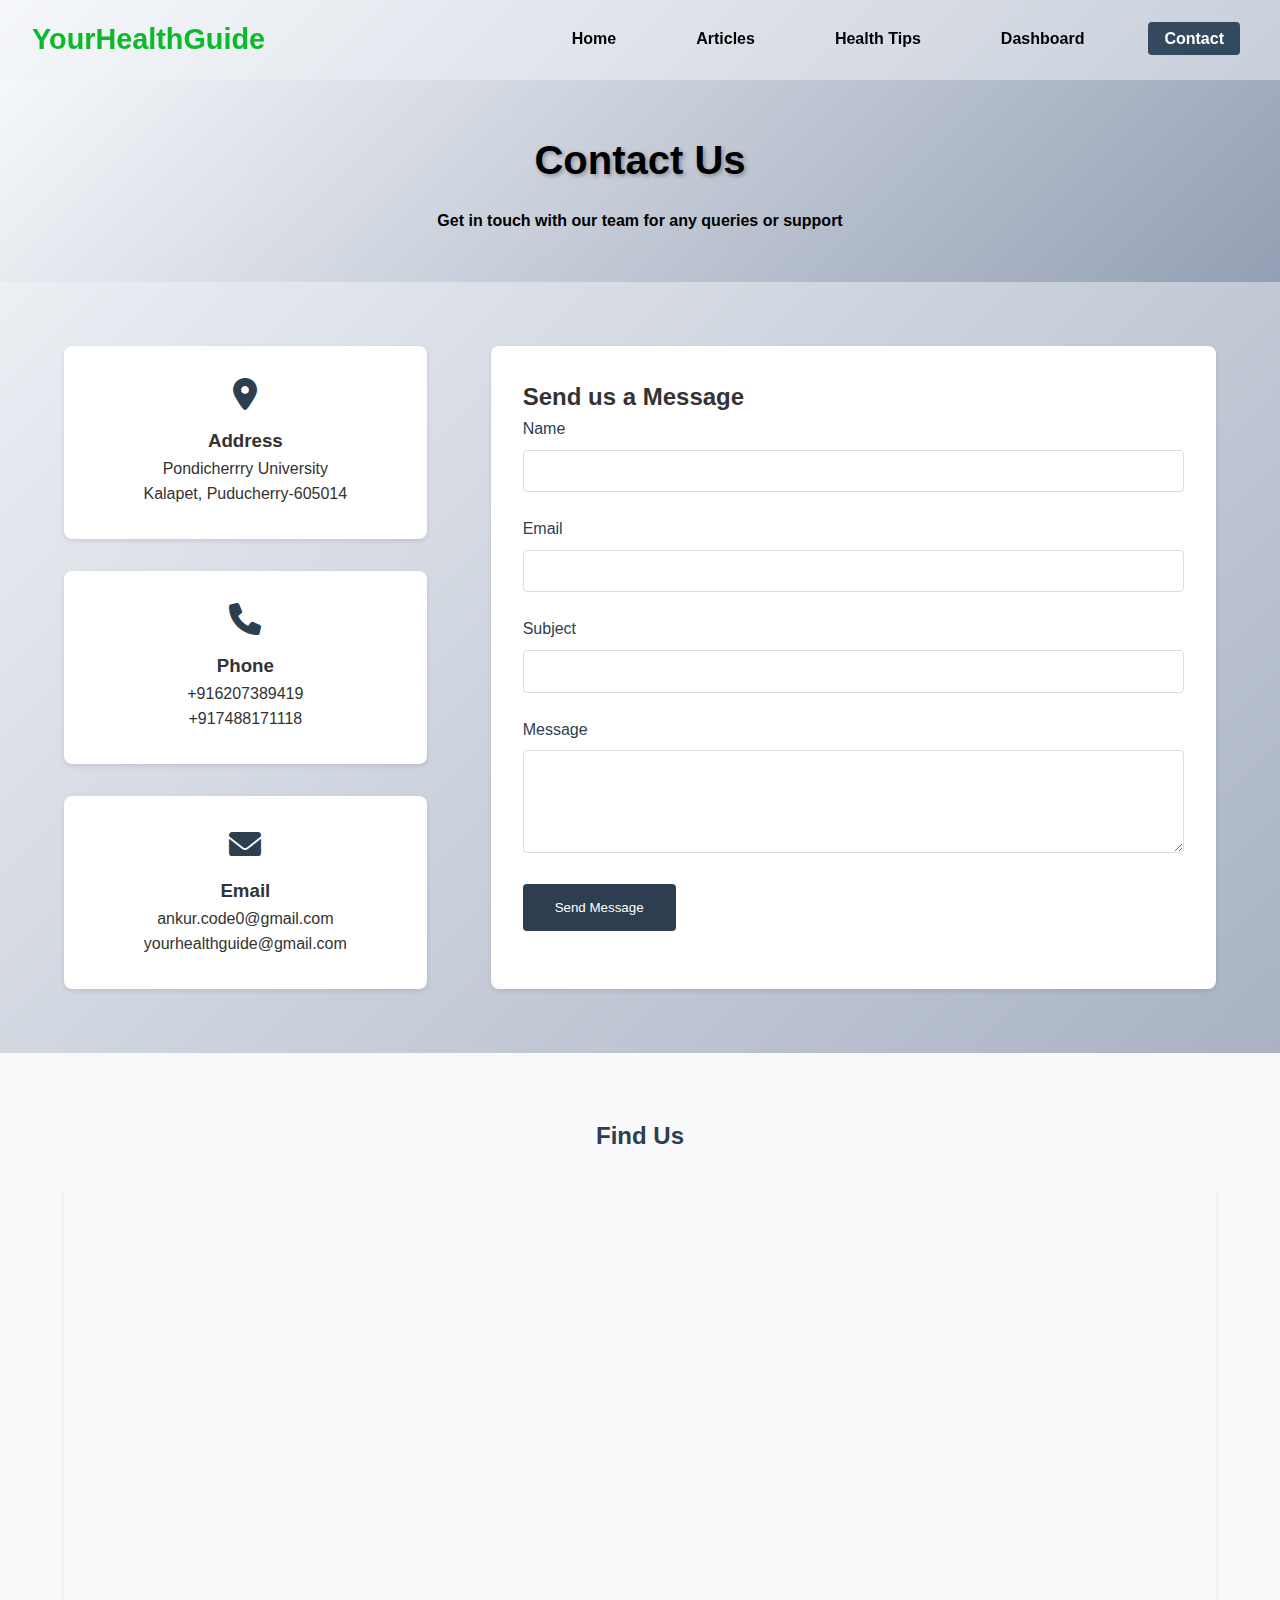
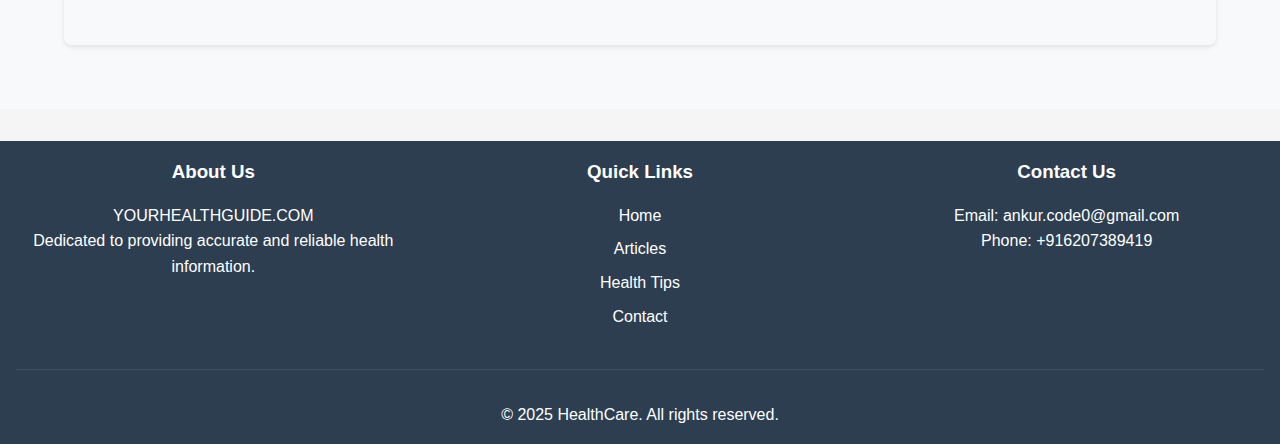
<file: contact.html>
<!DOCTYPE html>
<html lang="en">
<head>
    <meta charset="UTF-8">
    <meta name="viewport" content="width=device-width, initial-scale=1.0">
    <title>Contact Us - HealthCare</title>
    <link rel="stylesheet" href="styles.css">
    <link rel="stylesheet" href="dashboard.css">
    <link rel="stylesheet" href="https://cdnjs.cloudflare.com/ajax/libs/font-awesome/6.0.0/css/all.min.css">
    <script src="https://cdn.emailjs.com/dist/email.min.js"></script>
    <script>
        (function () {
            emailjs.init("LzpToNnoPAbv4a2eD"); // Replace with your public key
        })();
    </script>

</head>
<body>
    <header>
        <nav class="navbar">
            <div class="logo">
                <h1>YourHealthGuide</h1>
            </div>
            <ul class="nav-links">
                <li><a href="index.html">Home</a></li>
                <li><a href="articles.html">Articles</a></li>
                <li><a href="healthtips.html">Health Tips</a></li>
                <li><a href="dashboard.html">Dashboard</a></li>
                <li><a href="contact.html" class="active">Contact</a></li>
            </ul>
            <div class="hamburger">
                <span></span>
                <span></span>
                <span></span>
            </div>
        </nav>
    </header>

    <main class="contact-page">
        <section class="contact-header">
            <h1>Contact Us</h1>
            <p>Get in touch with our team for any queries or support</p>
        </section>

        <section class="contact-content">
            <div class="contact-info">
                <div class="info-card">
                    <i class="fas fa-map-marker-alt"></i>
                    <h3>Address</h3>
                    <p>Pondicherrry University</p>
                    <p>Kalapet, Puducherry-605014</p>
                </div>
                <div class="info-card">
                    <i class="fas fa-phone"></i>
                    <h3>Phone</h3>
                    <p>+916207389419</p>
                    <p>+917488171118</p>
                </div>
                <div class="info-card">
                    <i class="fas fa-envelope"></i>
                    <h3>Email</h3>
                    <p>ankur.code0@gmail.com</p>
                    <p>yourhealthguide@gmail.com</p>
                </div>
            </div>

            <div class="contact-form">
                <h2>Send us a Message</h2>
                <form id="contactForm">
                    <div class="form-group">
                        <label for="name">Name</label>
                        <input type="text" id="name" name="name" required>
                    </div>
                    <div class="form-group">
                        <label for="email">Email</label>
                        <input type="email" id="email" name="email" required>
                    </div>
                    <div class="form-group">
                        <label for="subject">Subject</label>
                        <input type="text" id="subject" name="subject" required>
                    </div>
                    <div class="form-group">
                        <label for="message">Message</label>
                        <textarea id="message" name="message" rows="5" required></textarea>
                    </div>
                    <button type="submit" class="submit-btn">Send Message</button>
                </form>
            </div>
        </section>

        <section class="map-section">
            <h2>Find Us</h2>
            <div class="map-container">
                <!-- Add your map embed code here -->
                <iframe src="https://www.google.com/maps/embed?pb=!1m14!1m12!1m3!1d11519.974970276613!2d79.84966694031756!3d12.029058219895463!2m3!1f0!2f0!3f0!3m2!1i1024!2i768!4f13.1!5e0!3m2!1sen!2sin!4v1744486398347!5m2!1sen!2sin" width="100%" height="450" style="border:0;" allowfullscreen="" loading="lazy" referrerpolicy="no-referrer-when-downgrade"></iframe>
            </div>
        </section>
    </main>

    <footer>
        <div class="footer-content">
            <div class="footer-section">
                <h3>About Us</h3>
                <p>YOURHEALTHGUIDE.COM</p>
                <p>Dedicated to providing accurate and reliable health information.</p>
            </div>
            <div class="footer-section">
                <h3>Quick Links</h3>
                <ul>
                    <li><a href="index.html">Home</a></li>
                    <li><a href="articles.html">Articles</a></li>
                    <li><a href="healthtips.html">Health Tips</a></li>
                    <li><a href="contact.html">Contact</a></li>
                </ul>
            </div>
            <div class="footer-section">
                <h3>Contact Us</h3>
                <p>Email: ankur.code0@gmail.com</p>
                <p>Phone: +916207389419</p>
            </div>
        </div>
        <div class="footer-bottom">
            <p>&copy; 2025 HealthCare. All rights reserved.</p>
        </div>
    </footer>

    <!-- contact page submission -->
    <script>
        document.getElementById('contactForm').addEventListener('submit', function(e) {
            e.preventDefault(); // Prevent form from submitting normally
        
            emailjs.sendForm( 'service_ekcp7cl','template_10rwzgp', this)
                .then(function(response) {
                    alert("Message sent successfully!");
                    console.log("SUCCESS!", response.status, response.text);
                }, function(error) {
                    alert("Failed to send message. Please try again later.");
                    console.log("FAILED...", error);
                });
        
            this.reset(); // Reset form after submission
        });
        </script>
        
    <script src="script.js"></script>
</body>
</html>
</file>
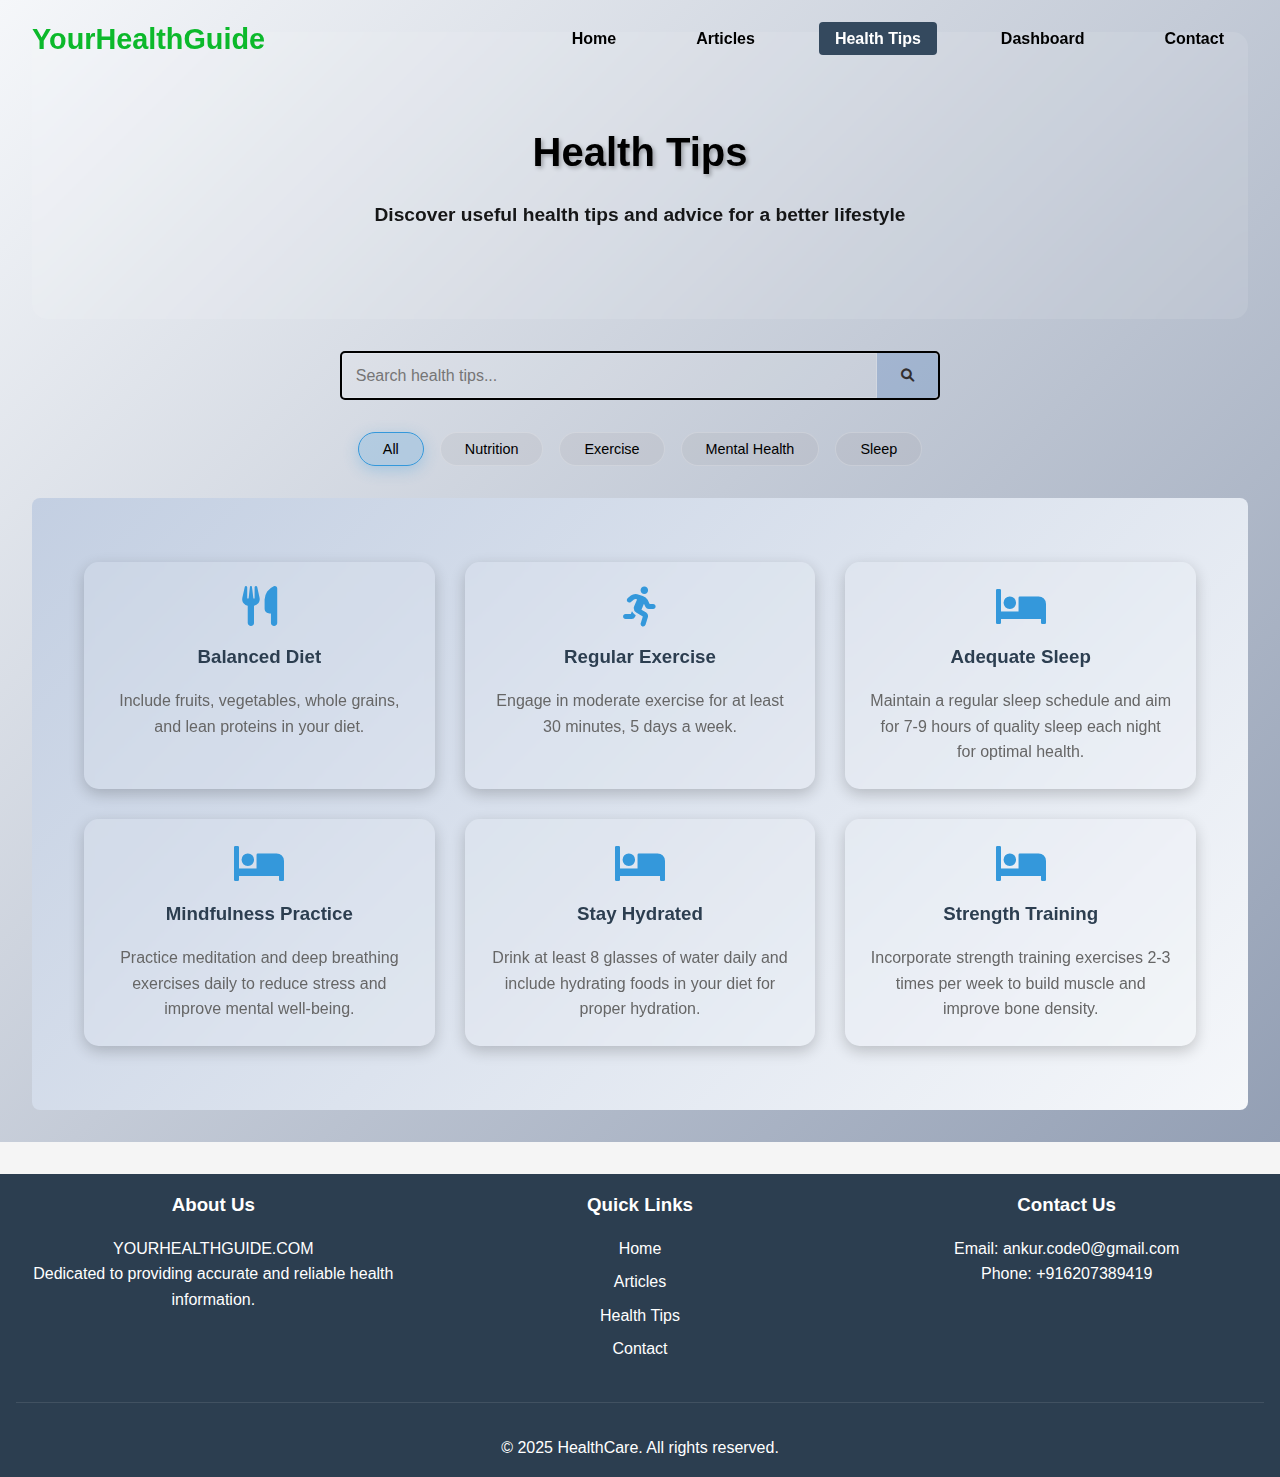
<file: healthtips.html>
<!DOCTYPE html>
<html lang="en">
<head>
    <meta charset="UTF-8">
    <meta name="viewport" content="width=device-width, initial-scale=1.0">
    <title>Health Tips - HealthCare</title>
    <link rel="stylesheet" href="styles.css">
    <link rel="stylesheet" href="dashboard.css">
    <link rel="stylesheet" href="https://cdnjs.cloudflare.com/ajax/libs/font-awesome/6.0.0/css/all.min.css">
</head>
<body>
    <header>
        <nav class="navbar">
            <div class="logo">
                <h1>YourHealthGuide</h1>
            </div>
            <ul class="nav-links">
                <li><a href="index.html">Home</a></li>
                <li><a href="articles.html">Articles</a></li>
                <li><a href="healthtips.html" class="active">Health Tips</a></li>
                <li><a href="dashboard.html">Dashboard</a></li>
                <li><a href="contact.html">Contact</a></li>
            </ul>
            <div class="hamburger">
                <span></span>
                <span></span>
                <span></span>
            </div>
        </nav>
    </header>

    <main class="health-tips-page">
        <section class="hero-section">
            <div class="hero-content">
                <h1>Health Tips</h1>
                <p>Discover useful health tips and advice for a better lifestyle</p>
            </div>
        </section>

        <section class="search-section">
            <div class="search-container">
                <input type="text" id="searchInput" placeholder="Search health tips...">
                <button><i class="fas fa-search"></i></button>
            </div>
        </section>

        <section class="filters-section">
            <div class="filter-buttons">
                <button class="filter-btn active" data-category="all">All</button>
                <button class="filter-btn" data-category="nutrition">Nutrition</button>
                <button class="filter-btn" data-category="exercise">Exercise</button>
                <button class="filter-btn" data-category="mental">Mental Health</button>
                <button class="filter-btn" data-category="sleep">Sleep</button>
            </div>
        </section>
        <section class="health-tips">
            <div class="tips-grid">
                <div class="tip-card" data-category="nutrition">
                    <i class="fas fa-utensils"></i>
                    <h3>Balanced Diet</h3>
                    <p>Include fruits, vegetables, whole grains, and lean proteins in your diet.</p>
                </div>
                <div class="tip-card" data-category="exercise">
                    <i class="fas fa-running"></i>
                    <h3>Regular Exercise</h3>
                    <p>Engage in moderate exercise for at least 30 minutes, 5 days a week.</p>
                </div>
                <div class="tip-card" data-category="sleep">
                    <i class="fas fa-bed"></i>
                    <h3>Adequate Sleep</h3>
                    <p>Maintain a regular sleep schedule and aim for 7-9 hours of quality sleep each night for optimal health.</p>
                </div>
                <div class="tip-card" data-category="mental">
                    <i class="fas fa-bed"></i>
                    <h3>Mindfulness Practice</h3>
                    <p>Practice meditation and deep breathing exercises daily to reduce stress and improve mental well-being.</p>
                </div>
                
                <div class="tip-card" data-category="nutrition">
                    <i class="fas fa-bed"></i>
                    <h3>Stay Hydrated</h3>
                    <p>Drink at least 8 glasses of water daily and include hydrating foods in your diet for proper hydration.</p>
                </div>
                <div class="tip-card" data-category="exercise">
                    <i class="fas fa-bed"></i>
                    <h3>Strength Training</h3>
                    <p>Incorporate strength training exercises 2-3 times per week to build muscle and improve bone density.</p>
                </div>
                
            </div>
        </section>

        

    </main>

    <footer>
        <div class="footer-content">
            <div class="footer-section">
                <h3>About Us</h3>
                <p>YOURHEALTHGUIDE.COM</p>
                <p>Dedicated to providing accurate and reliable health information.</p>
            </div>
            <div class="footer-section">
                <h3>Quick Links</h3>
                <ul>
                    <li><a href="index.html">Home</a></li>
                    <li><a href="articles.html">Articles</a></li>
                    <li><a href="healthtips.html">Health Tips</a></li>
                    <li><a href="contact.html">Contact</a></li>
                </ul>
            </div>
            <div class="footer-section">
                <h3>Contact Us</h3>
                <p>Email: ankur.code0@gmail.com</p>
                <p>Phone: +916207389419</p>
            </div>
        </div>
        <div class="footer-bottom">
            <p>&copy; 2025 HealthCare. All rights reserved.</p>
        </div>
    </footer>

    <script>
        document.addEventListener('DOMContentLoaded', function () {
            const filterButtons = document.querySelectorAll('.filter-btn');
            const tipCards = document.querySelectorAll('.tip-card');
        
            filterButtons.forEach(button => {
                button.addEventListener('click', () => {
                    // Remove active class from all buttons
                    filterButtons.forEach(btn => btn.classList.remove('active'));
                    // Add active to clicked button
                    button.classList.add('active');
        
                    const category = button.getAttribute('data-category');
        
                    tipCards.forEach(card => {
                        if (category === 'all' || card.getAttribute('data-category') === category) {
                            card.style.display = 'block';
                        } else {
                            card.style.display = 'none';
                        }
                    });
                });
            });
        });
        </script>
        
    <script src="script.js"></script>
</body>
</html>
</file>
<file: dashboard.css>
/* General Styles */
* {
    margin: 0;
    padding: 0;
    box-sizing: border-box;
    font-family: 'Arial', sans-serif;
}

body {
    background-color: #f5f5f5;
    color: #333;
}

/* Navigation */
.navbar {
    background-color: transparent;
    padding: 1rem 2rem;
    display: flex;
    justify-content: space-between;
    align-items: center;
}

.nav-links {
    display: flex;
    gap: 2rem;
}

.nav-links a {
    color: white;
    text-decoration: none;
    font-weight: 500;
    transition: color 0.3s;
}

.nav-links a:hover {
    color: #3498db;
}

.hamburger {
    display: none;
    cursor: pointer;
}

/* Dashboard Styles */
.dashboard-container {
    max-width: 1400px;
    margin: 0 auto;
    padding: 2rem;
    margin-top: 50px;
}

.dashboard-header {
    text-align: center;
    margin-bottom: 2rem;
    padding: 1rem;
    background: linear-gradient(135deg, #4a90e2, #357abd);
    color: white;
    border-radius: 10px;
    box-shadow: 0 4px 6px rgba(0, 0, 0, 0.1);
}

.dashboard-header h1 {
    font-size: 2.5rem;
    margin: 0;
    padding: 1rem;
    text-shadow: 2px 2px 4px rgba(0, 0, 0, 0.2);
}

.filters-container {
    display: flex;
    flex-wrap: wrap;
    gap: 1.5rem;
    margin-bottom: 2rem;
    background: white;
    padding: 1.5rem;
    border-radius: 10px;
    box-shadow: 0 2px 4px rgba(0, 0, 0, 0.1);
}

.filter-group {
    flex: 1;
    min-width: 200px;
}

.filter-group label {
    display: block;
    margin-bottom: 0.5rem;
    font-weight: 600;
    color: #333;
}

.filter-group select {
    width: 100%;
    padding: 0.8rem;
    border: 2px solid #e0e0e0;
    border-radius: 8px;
    background-color: white;
    font-size: 1rem;
    color: #333;
    cursor: pointer;
    transition: all 0.3s ease;
    box-shadow: 0 2px 4px rgba(0, 0, 0, 0.05);
}

.filter-group select:hover {
    border-color: #4a90e2;
    box-shadow: 0 4px 8px rgba(74, 144, 226, 0.1);
}

.filter-group select:focus {
    outline: none;
    border-color: #357abd;
    box-shadow: 0 4px 8px rgba(74, 144, 226, 0.2);
}

.chart-container {
    background: white;
    padding: 2rem;
    border-radius: 10px;
    box-shadow: 0 2px 4px rgba(0, 0, 0, 0.1);
    margin-bottom: 2rem;
    display: flex;
    justify-content: center;
    align-items: center;
    min-height: 400px;
    width: 80%;
    margin: 0 auto;
}

.chart-container canvas {
    width: 100% !important;
    height: 100% !important;
    max-width: 640px;
    max-height: 400px;
}

.insights-container {
    display: flex;
    flex-wrap: wrap;
    gap: 1.5rem;
    margin-top: 2rem;
}

.data-summary, .key-insights {
    flex: 1;
    min-width: 300px;
    background: white;
    padding: 1.5rem;
    border-radius: 10px;
    box-shadow: 0 2px 4px rgba(0, 0, 0, 0.1);
}

.data-summary h3, .key-insights h3 {
    margin-top: 0;
    color: #333;
    border-bottom: 2px solid #4a90e2;
    padding-bottom: 0.5rem;
}

.data-summary p, .key-insights p {
    margin: 0;
    line-height: 1.6;
    color: #666;
}

/* Footer */
footer {
    background-color: #2c3e50;
    color: white;
    text-align: center;
    padding: 1rem;
    position: relative;
    width: 100%;
    margin-top: 2rem;
}

/* Responsive Design */
@media (max-width: 768px) {
    .dashboard-container {
        padding: 1rem;
        margin-top: 50px;
    }

    .dashboard-header h1 {
        font-size: 2rem;
    }

    .filters-container {
        flex-direction: column;
        gap: 1rem;
    }

    .filter-group {
        width: 100%;
    }

    .insights-container {
        flex-direction: column;
    }

    .chart-container {
        min-height: 300px;
        padding: 1rem;
    }

    .nav-links {
        display: none;
        flex-direction: column;
        position: absolute;
        top: 60px;
        left: 0;
        right: 0;
        background-color: #2c3e50;
        padding: 1rem;
    }

    .nav-links.active {
        display: flex;
    }

    .hamburger {
        display: block;
    }
}

/* Custom Select Styling */
.filter-group select {
    appearance: none;
    background-image: url("data:image/svg+xml;charset=UTF-8,%3csvg xmlns='http://www.w3.org/2000/svg' viewBox='0 0 24 24' fill='none' stroke='currentColor' stroke-width='2' stroke-linecap='round' stroke-linejoin='round'%3e%3cpolyline points='6 9 12 15 18 9'%3e%3c/polyline%3e%3c/svg%3e");
    background-repeat: no-repeat;
    background-position: right 1rem center;
    background-size: 1em;
    padding-right: 2.5rem;
}

/* Hover and Focus States */
.filter-group select:hover {
    transform: translateY(-2px);
}

.filter-group select:focus {
    transform: translateY(-2px);
    box-shadow: 0 4px 8px rgba(74, 144, 226, 0.2);
}

/* Animation */
@keyframes fadeIn {
    from {
        opacity: 0;
        transform: translateY(20px);
    }
    to {
        opacity: 1;
        transform: translateY(0);
    }
}

.dashboard-header, .filters-container, .chart-container, .insights-container {
    animation: fadeIn 0.5s ease-out;
}
</file>
<file: styles.css>
/* Reset and base styles */
* {
    margin: 0;
    padding: 0;
    box-sizing: border-box;
}

body {
    font-family: 'Segoe UI', Tahoma, Geneva, Verdana, sans-serif;
    line-height: 1.6;
    color: #333;
}

/* Navbar styles */
.navbar {
    background-color: transparent;
    padding: 1rem 5%;
    display: flex;
    justify-content: space-between;
    align-items: center;
    position:fixed;
    width: 100%;
    top: 0;
    z-index: 1000;
}

.logo h1 {
    color: #0cb92b;
    font-weight: 800;
    font-size: 1.8rem;
}

.nav-links {
    display: flex;
    list-style: none;
}

.nav-links li a {
    color: #000000;
    font-weight: 700;
    text-decoration: none;
    padding: 0.5rem 1rem;
    margin: 0 0.5rem;
    border-radius: 4px;
    transition: background-color 0.3s;
}

.nav-links li a:hover,
.nav-links li a.active {
    color: #fff;
    background-color: #34495e;
}

.hamburger {
    display: none;
    flex-direction: column;
    cursor: pointer;
}

.hamburger span {
    width: 25px;
    height: 3px;
    background-color: #fff;
    margin: 2px 0;
    transition: 0.3s;
}

/* Hero Section */
.hero {
    background: linear-gradient(135deg, #2c3e50, #3498db);
    color: white;
    text-align: center;
    padding: 100px 0;
    position: relative;
    overflow: hidden;
}

.hero::before {
    content: '';
    position: absolute;
    top: 0;
    left: 0;
    right: 0;
    bottom: 0;
    background: url('https://images.unsplash.com/photo-1576091160550-2173dba999ef?ixlib=rb-1.2.1&auto=format&fit=crop&w=1950&q=80') center/cover;
    opacity: 0.2;
    z-index: 0;
}

.hero-content {
    position: relative;
    z-index: 1;
    max-width: 800px;
    margin: 0 auto;
    padding: 0 20px;
}

.hero h1 {
    font-size: 3.5rem;
    margin-bottom: 20px;
    text-shadow: 2px 2px 4px rgba(0, 0, 0, 0.3);
    animation: fadeInDown 1s ease;
}

.hero p {
    font-size: 1.2rem;
    margin-bottom: 30px;
    text-shadow: 1px 1px 2px rgba(0, 0, 0, 0.3);
    animation: fadeInUp 1s ease;
}

.cta-button {
    display: inline-block;
    padding: 15px 30px;
    background-color: #3498db;
    color: white;
    text-decoration: none;
    border-radius: 30px;
    font-weight: bold;
    transition: all 0.3s ease;
    animation: fadeIn 1.5s ease;
    box-shadow: 0 4px 15px rgba(0, 0, 0, 0.2);
}

.cta-button:hover {
    background-color: #2980b9;
    transform: translateY(-3px);
    box-shadow: 0 6px 20px rgba(0, 0, 0, 0.3);
}

/* Features Section */
.features {
    padding: 80px 0;
    background-color: #f9f9f9;
}

.features h2 {
    text-align: center;
    margin-bottom: 50px;
    color: #2c3e50;
    font-size: 2.5rem;
}

.feature-grid {
    display: grid;
    grid-template-columns: repeat(auto-fit, minmax(300px, 1fr));
    gap: 30px;
    max-width: 1200px;
    margin: 0 auto;
    padding: 0 20px;
}

.feature-card {
    background: white;
    padding: 30px;
    border-radius: 15px;
    text-align: center;
    transition: transform 0.3s ease, box-shadow 0.3s ease;
    box-shadow: 0 5px 15px rgba(0, 0, 0, 0.1);
}

.feature-card:hover {
    transform: translateY(-10px);
    box-shadow: 0 15px 30px rgba(0, 0, 0, 0.15);
}

.feature-card i {
    font-size: 3rem;
    color: #3498db;
    margin-bottom: 20px;
}

.feature-card h3 {
    margin-bottom: 15px;
    color: #2c3e50;
}

.feature-card p {
    color: #666;
    line-height: 1.6;
}

/* Mini Dashboard Section */
.mini-dashboard {
    padding: 4rem 2rem;
    background: white;
}

.mini-dashboard h2 {
    text-align: center;
    margin-bottom: 2rem;
    color: #2c3e50;
    font-size: 2.5rem;
}

.stats-grid {
    display: grid;
    grid-template-columns: repeat(auto-fit, minmax(300px, 1fr));
    gap: 2rem;
    max-width: 1200px;
    margin: 0 auto;
}

.stat-card {
    background: white;
    border-radius: 15px;
    padding: 2rem;
    box-shadow: 0 4px 6px rgba(0, 0, 0, 0.1);
    text-align: center;
}

.stat-card i {
    font-size: 2.5rem;
    color: #3498db;
    margin-bottom: 1rem;
}

.stat-card h3 {
    color: #2c3e50;
    margin-bottom: 1rem;
}

.chart-container {
    height: 200px;
    margin-top: 1rem;
}

/* Health Tips Section */
.health-tips {
    padding: 4rem 2rem;
    border-radius: 8px;
    background: linear-gradient(135deg, #c3cfe2 0%, #f5f7fa 100%);
}

.health-tips h2 {
    text-align: center;
    margin-bottom: 2rem;
    color: #2c3e50;
    font-size: 2.5rem;
}

.tips-grid {
    display: grid;
    grid-template-columns: repeat(auto-fit, minmax(250px, 1fr));
    gap: 2rem;
    max-width: 1200px;
    margin: 0 auto;
}

.tip-card {
    background: white;
    border-radius: 15px;
    padding: 2rem;
    text-align: center;
    box-shadow: 0 4px 6px rgba(0, 0, 0, 0.1);
    transition: transform 0.3s ease;
}

.tip-card:hover {
    transform: translateY(-5px);
}

.tip-card i {
    font-size: 2.5rem;
    color: #3498db;
    margin-bottom: 1rem;
}

.tip-card h3 {
    color: #2c3e50;
    margin-bottom: 1rem;
}

.tip-card p {
    color: #666;
    line-height: 1.6;
}

/* Animations */
@keyframes fadeInDown {
    from {
        opacity: 0;
        transform: translateY(-30px);
    }
    to {
        opacity: 1;
        transform: translateY(0);
    }
}

@keyframes fadeInUp {
    from {
        opacity: 0;
        transform: translateY(30px);
    }
    to {
        opacity: 1;
        transform: translateY(0);
    }
}

@keyframes fadeIn {
    from {
        opacity: 0;
    }
    to {
        opacity: 1;
    }
}

/* Responsive Design */
@media (max-width: 768px) {
    .hero h1 {
        font-size: 2.5rem;
    }
    
    .hero p {
        font-size: 1rem;
    }
    
    .feature-grid {
        grid-template-columns: 1fr;
    }
    
    .dashboard-content {
        grid-template-columns: 1fr;
        gap: 30px;
    }
    
    .stat-card {
        padding: 30px;
    }
    
    .stat-card i {
        font-size: 2.5rem;
    }
    
    .stat-card h3 {
        font-size: 1.8rem;
    }
    
    .chart-container {
        height: 300px;
    }
    
    .legend-item {
        font-size: 1rem;
    }

    .featured-articles,
    .mini-dashboard,
    .health-tips {
        padding: 2rem 1rem;
    }

    .articles-grid,
    .stats-grid,
    .tips-grid {
        grid-template-columns: 1fr;
    }

    .article-card.featured img {
        height: 150px;
    }
}

/* Featured Articles section */
.featured-articles {
    padding: 4rem 2rem;
    /* background: linear-gradient(135deg, #c3cfe2 0%, #f5f7fa 100%); */
    background: linear-gradient(135deg, #f5f7fa 0%, #939fb4 100%);
}

.featured-articles h2 {
    text-align: center;
    margin-bottom: 2rem;
    color: #2c3e50;
    font-size: 2.5rem;
}

.articles-grid {
    display: grid;
    grid-template-columns: repeat(auto-fit, minmax(300px, 1fr));
    gap: 2rem;
    max-width: 1200px;
    margin: 0 auto;
}

.article-card.featured {
    background: white;
    color:black;
    border-radius: 15px;
    overflow: hidden;
    box-shadow: 0 4px 6px rgba(0, 0, 0, 0.1);
    transition: transform 0.3s ease;
}

.article-card.featured:hover {
    transform: translateY(-5px);
}

.article-card.featured img {
    width: 100%;
    height: 200px;
    object-fit: cover;
}

.article-content {
    padding: 1.5rem;
}

.article-content h3 {
    margin-bottom: 1rem;
    color: #0a0a0a;
    font-size: 1.5rem;
}

.article-content p {
    color: #b81313;
    margin-bottom: 1.5rem;
    line-height: 1.6;
}

.read-more {
    display: inline-block;
    padding: 0.5rem 1.5rem;
    background: #3498db;
    color: white;
    text-decoration: none;
    border-radius: 25px;
    transition: background 0.3s ease;
}

.read-more:hover {
    background: #2980b9;
}

.error-message,
.no-articles {
    text-align: center;
    padding: 2rem;
    color: #666;
    font-size: 1.1rem;
}

/* Latest Tips section */
.latest-tips {
    background-color: #f8f9fa;
    padding: 4rem 5%;
}

.latest-tips h2 {
    text-align: center;
    margin-bottom: 2rem;
    color: #2c3e50;
}

.tips-container {
    display: grid;
    grid-template-columns: repeat(auto-fit, minmax(250px, 1fr));
    gap: 2rem;
}

.tip-card {
    background: #fff;
    padding: 1.5rem;
    border-radius: 8px;
    box-shadow: 0 2px 5px rgba(0, 0, 0, 0.1);
}

/* Footer styles */
footer {
    background-color: #2c3e50;
    color: #fff;
    padding: 3rem 5% 1rem;
}

.footer-content {
    display: grid;
    grid-template-columns: repeat(auto-fit, minmax(250px, 1fr));
    gap: 2rem;
    margin-bottom: 2rem;
}

.footer-section h3 {
    margin-bottom: 1rem;
}

.footer-section ul {
    list-style: none;
}

.footer-section ul li {
    margin-bottom: 0.5rem;
}

.footer-section a {
    color: #fff;
    text-decoration: none;
}

.footer-bottom {
    text-align: center;
    padding-top: 2rem;
    border-top: 1px solid rgba(255, 255, 255, 0.1);
}

/* Articles Page Styles */
.articles-page {
    padding: 100px 0;
    color: #000000;
    text-align: center;
    position: relative;
    overflow: hidden;
    background: linear-gradient(135deg, #f5f7fa 0%, #939fb4 100%);
    min-height: 100vh;
}
/* .articles-page::before {
    content: '';
    position: absolute;
    top: 0;
    left: 0;
    right: 0;
    bottom: 0;
    background: url('https://images.unsplash.com/photo-1576091160550-2173dba999ef?ixlib=rb-1.2.1&auto=format&fit=crop&w=1950&q=80') center/cover;
    opacity: 0.3;
    z-index: 0;
} */

.articles-header {
    text-align: center;
    margin-bottom: 80px;
    padding: 20px 40px;
    border-radius: 8px;
}

.articles-header h1 {
    font-size: 2.5rem;
    color: #000000;
    margin-bottom: 20px;
    text-shadow: 2px 2px 4px rgba(0, 0, 0, 0.3);
}

.articles-header p {
    font-size: 1.1rem;
    color: #000000;
    max-width: 600px;
    margin: 0 auto;
    opacity: 0.9;
    font-weight: 700;
}

.articles-filters {
    display: flex;
    justify-content: center;
    gap: 15px;
    margin-bottom: 40px;
    flex-wrap: wrap;
}

.filter-btn {
    padding: 10px 20px;
    background: rgba(255, 255, 255, 0.1);
    border: 1px solid rgba(255, 255, 255, 0.2);
    color: #fff;
    border-radius: 25px;
    cursor: pointer;
    transition: all 0.3s ease;
    font-size: 0.9rem;
    text-transform: capitalize;
}

.filter-btn:hover {
    background: rgba(255, 255, 255, 0.2);
    transform: translateY(-2px);
}

.filter-btn.active {
    background: #3498db;
    border-color: #3498db;
    box-shadow: 0 4px 15px rgba(52, 152, 219, 0.3);
}

.articles-grid {
    display: grid;
    grid-template-columns: repeat(auto-fill, minmax(350px, 1fr));
    gap: 30px;
    padding: 0 20px;
    max-width: 1400px;
    margin: 0 auto;
}

.article-card {
    background: rgba(255, 255, 255, 0.1);
    border-radius: 15px;
    overflow: hidden;
    transition: all 0.3s ease;
    box-shadow: 0 5px 15px rgba(0, 0, 0, 0.2);
    backdrop-filter: blur(5px);
}

.article-card:hover {
    transform: translateY(-5px);
    box-shadow: 0 8px 25px rgba(0, 0, 0, 0.3);
}

.article-card img {
    width: 100%;
    height: 200px;
    object-fit: cover;
    border-bottom: 1px solid rgba(255, 255, 255, 0.1);
}

.article-content {
    padding: 25px;
}

.article-content h3 {
    font-size: 1.4rem;
    color: #000000;
    margin-bottom: 15px;
    line-height: 1.4;
}

.article-content p {
    color: #000000cc;
    margin-bottom: 20px;
    line-height: 1.6;
}

.article-meta {
    display: flex;
    justify-content: space-between;
    align-items: center;
    margin-bottom: 20px;
    font-size: 0.9rem;
}

.article-meta .category {
    background: #3498db;
    color: #fff;
    padding: 5px 10px;
    border-radius: 15px;
    text-transform: capitalize;
}

.article-meta .date {
    color: #0c4e83b3;
}

.read-more {
    display: inline-block;
    padding: 10px 20px;
    background: rgba(52, 152, 219, 0.2);
    color: #3498db;
    border-radius: 25px;
    text-decoration: none;
    transition: all 0.3s ease;
}

.read-more:hover {
    background: #3498db;
    color: #fff;
    transform: translateX(5px);
}

/* Health Tips Page Styles */
.health-tips-page {
    padding: 2rem;
    /* max-width: 1200px; */
    margin: 0 auto;
    background: linear-gradient(135deg, #f5f7fa 0%, #939fb4 100%);
    min-height: 100vh;
}

.hero-section {
    background: rgba(255, 255, 255, 0.1);
    color: #000000;
    padding: 5.5rem 2rem;
    /* margin-bottom: 80px; */
    border-radius: 8px;
    text-align: center;
    margin-bottom: 2rem;
    border-radius: 15px;
    backdrop-filter: blur(5px);
}

.hero-content h1 {
    font-size: 2.5rem;
    margin-bottom: 1rem;
    text-shadow: 2px 2px 4px rgba(0, 0, 0, 0.3);
}

.hero-content p {
    font-size: 1.2rem;
    opacity: 0.9;
    font-weight: 700;
}

.search-section {
    margin-bottom: 2rem;
}

.search-container {
    display: flex;
    max-width: 600px;
    margin: 0 auto;
    border: 2px solid #000000;
    border-radius: 5px;
}

.search-container input {
    flex: 1;
    padding: 0.8rem;
    border: 1px solid rgba(255, 255, 255, 0.2);
    border-radius: 5px 0 0 5px;
    font-size: 1rem;
    background: rgba(255, 255, 255, 0.1);
    color: #000000;
}

.search-container button {
    padding: 0.8rem 1.5rem;
    background: #2566bb33;
    color: rgb(51, 47, 47);
    border: none;
    border-radius: 0 5px 5px 0;
    cursor: pointer;
    transition: all 0.3s ease;
}

.search-container button:hover {
    background: rgba(52, 152, 219, 0.3);
}

.filters-section {
    margin-bottom: 2rem;
}

.filter-buttons {
    display: flex;
    justify-content: center;
    gap: 1rem;
    flex-wrap: wrap;
}

.filter-btn {
    padding: 0.5rem 1.5rem;
    background: #908b8b1a;
    border: 1px solid rgba(255, 255, 255, 0.2);
    color: #000000;
    border-radius: 25px;
    cursor: pointer;
    transition: all 0.3s ease;
}

.filter-btn.active {
    background: rgba(52, 152, 219, 0.2);
    border-color: #3498db;
    box-shadow: 0 4px 15px rgba(52, 152, 219, 0.3);
}

.tips-grid {
    display: grid;
    grid-template-columns: repeat(auto-fill, minmax(350px, 1fr));
    gap: 30px;
    padding: 0 20px;
    max-width: 1400px;
    margin: 0 auto;
}

.tip-card {
    background: rgba(255, 255, 255, 0.1);
    border-radius: 15px;
    overflow: hidden;
    transition: all 0.3s ease;
    box-shadow: 0 5px 15px rgba(0, 0, 0, 0.2);
    backdrop-filter: blur(5px);
}

.tip-card:hover {
    transform: translateY(-5px);
    box-shadow: 0 8px 25px rgba(0, 0, 0, 0.3);
}

.tip-image {
    height: 200px;
    overflow: hidden;
    position: relative;
}

.tip-image img {
    width: 100%;
    height: 100%;
    object-fit: cover;
    transition: transform 0.3s ease;
}

.tip-card:hover .tip-image img {
    transform: scale(1.1);
}

.tip-content {
    padding: 25px;
}

.tip-content h3 {
    font-size: 1.4rem;
    color: #fff;
    margin-bottom: 15px;
    line-height: 1.4;
}

.tip-content p {
    color: rgba(255, 255, 255, 0.8);
    margin-bottom: 20px;
    line-height: 1.6;
}

.tip-meta {
    display: flex;
    justify-content: space-between;
    align-items: center;
    color: rgba(255, 255, 255, 0.7);
    font-size: 0.9rem;
}

.load-more-container {
    text-align: center;
    margin-top: 2rem;
}

.load-more-btn {
    padding: 15px 40px;
    margin-left: 38%;
    background: rgba(52, 152, 219, 0.2);
    color: white;
    border: 1px solid rgba(255, 255, 255, 0.2);
    border-radius: 25px;
    cursor: pointer;
    transition: all 0.3s ease;
    font-size: 1.1rem;
    font-weight: 600;
    text-transform: uppercase;
    letter-spacing: 1px;
}

.load-more-btn:hover {
    background: rgba(52, 152, 219, 0.3);
    transform: translateY(-3px);
    box-shadow: 0 6px 20px rgba(52, 152, 219, 0.4);
}

/* Contact Page Styles */
.contact-page {
    padding-top: 80px;
    background: linear-gradient(135deg, #f5f7fa 0%, #939fb4 100%);

}

.contact-header {
    background: linear-gradient(135deg, #f5f7fa 0%, #939fb4 100%);
    color: #000000;
    text-align: center;
    padding: 3rem 5%;
    font-weight: 700;
}
.contact-header h1{
    font-size: 2.5rem;
    margin-bottom: 1rem;
    text-shadow: 2px 2px 4px rgba(0, 0, 0, 0.3);}
.contact-content {
    padding: 4rem 5%;
    display: grid;
    grid-template-columns: 1fr 2fr;
    gap: 4rem;
}

.contact-info {
    display: grid;
    gap: 2rem;
}

.info-card {
    background-color: #fff;
    padding: 2rem;
    border-radius: 8px;
    box-shadow: 0 2px 5px rgba(0, 0, 0, 0.1);
    text-align: center;
}

.info-card i {
    font-size: 2rem;
    color: #2c3e50;
    margin-bottom: 1rem;
}

.contact-form {
    background-color: #fff;
    padding: 2rem;
    border-radius: 8px;
    box-shadow: 0 2px 5px rgba(0, 0, 0, 0.1);
}

.form-group {
    margin-bottom: 1.5rem;
}

.form-group label {
    display: block;
    margin-bottom: 0.5rem;
    color: #2c3e50;
}

.form-group input,
.form-group textarea {
    width: 100%;
    padding: 0.8rem;
    border: 1px solid #ddd;
    border-radius: 4px;
}

.submit-btn {
    background-color: #2c3e50;
    color: #fff;
    padding: 1rem 2rem;
    border: none;
    border-radius: 4px;
    cursor: pointer;
    transition: background-color 0.3s;
}

.submit-btn:hover {
    background-color: #34495e;
}

.map-section {
    padding: 4rem 5%;
    background-color: #f8f9fa;
}

.map-section h2 {
    text-align: center;
    margin-bottom: 2rem;
    color: #2c3e50;
}

.map-container {
    border-radius: 8px;
    overflow: hidden;
    box-shadow: 0 2px 5px rgba(0, 0, 0, 0.1);
}

/* Responsive design */
@media (max-width: 768px) {
    .nav-links {
        display: none;
    }

    .hamburger {
        display: flex;
    }

    .hero-content h1 {
        font-size: 2rem;
    }

    .contact-content {
        grid-template-columns: 1fr;
    }

    .articles-page {
        padding: 60px 0;
    }

    .articles-header h1 {
        font-size: 2rem;
    }

    .articles-grid {
        grid-template-columns: 1fr;
        padding: 0 15px;
    }

    .filter-btn {
        padding: 8px 15px;
        font-size: 0.8rem;
    }

    .article-card img {
        height: 180px;
    }

    .article-content {
        padding: 20px;
    }

    .article-content h3 {
        font-size: 1.2rem;
    }
}

.load-more-container {
    text-align: center;
    margin: 50px 0;
}

.load-more-btn {
    display: inline-flex;
    align-items: center;
    justify-content: center;
    gap: 10px;
    padding: 15px 40px;
    background: linear-gradient(135deg, #4CAF50, #45a049);
    color: white;
    border: none;
    border-radius: 50px;
    font-size: 1.1rem;
    font-weight: 600;
    cursor: pointer;
    transition: all 0.3s ease;
    box-shadow: 0 4px 15px rgba(76, 175, 80, 0.3);
    text-transform: uppercase;
    letter-spacing: 1px;
    position: relative;
    overflow: hidden;
}

.load-more-btn::before {
    content: '';
    position: absolute;
    top: 0;
    left: -100%;
    width: 100%;
    height: 100%;
    background: linear-gradient(90deg, transparent, rgba(255, 255, 255, 0.2), transparent);
    transition: 0.5s;
}

.load-more-btn:hover::before {
    left: 100%;
}

.load-more-btn:hover {
    background: linear-gradient(135deg, #45a049, #4CAF50);
    transform: translateY(-3px);
    box-shadow: 0 6px 20px rgba(76, 175, 80, 0.4);
}

.load-more-btn:active {
    transform: translateY(1px);
    box-shadow: 0 2px 10px rgba(76, 175, 80, 0.3);
}

.load-more-btn i {
    font-size: 1.2rem;
    transition: transform 0.3s ease;
}

.load-more-btn:hover i {
    transform: translateY(-2px);
}

@media (max-width: 768px) {
    .load-more-btn {
        padding: 12px 30px;
        font-size: 1rem;
        width: auto;
    }
}

.more-articles-btn {
    text-align: center;
    margin-top: 2rem;
}

.more-articles-btn .cta-button {
    display: inline-block;
    padding: 1rem 2rem;
    background: linear-gradient(135deg, #4a90e2, #357abd);
    color: white;
    text-decoration: none;
    border-radius: 5px;
    font-weight: 600;
    transition: transform 0.3s ease, box-shadow 0.3s ease;
    box-shadow: 0 4px 6px rgba(0, 0, 0, 0.1);
}

.more-articles-btn .cta-button:hover {
    transform: translateY(-2px);
    box-shadow: 0 6px 12px rgba(0, 0, 0, 0.15);
}
</file>
